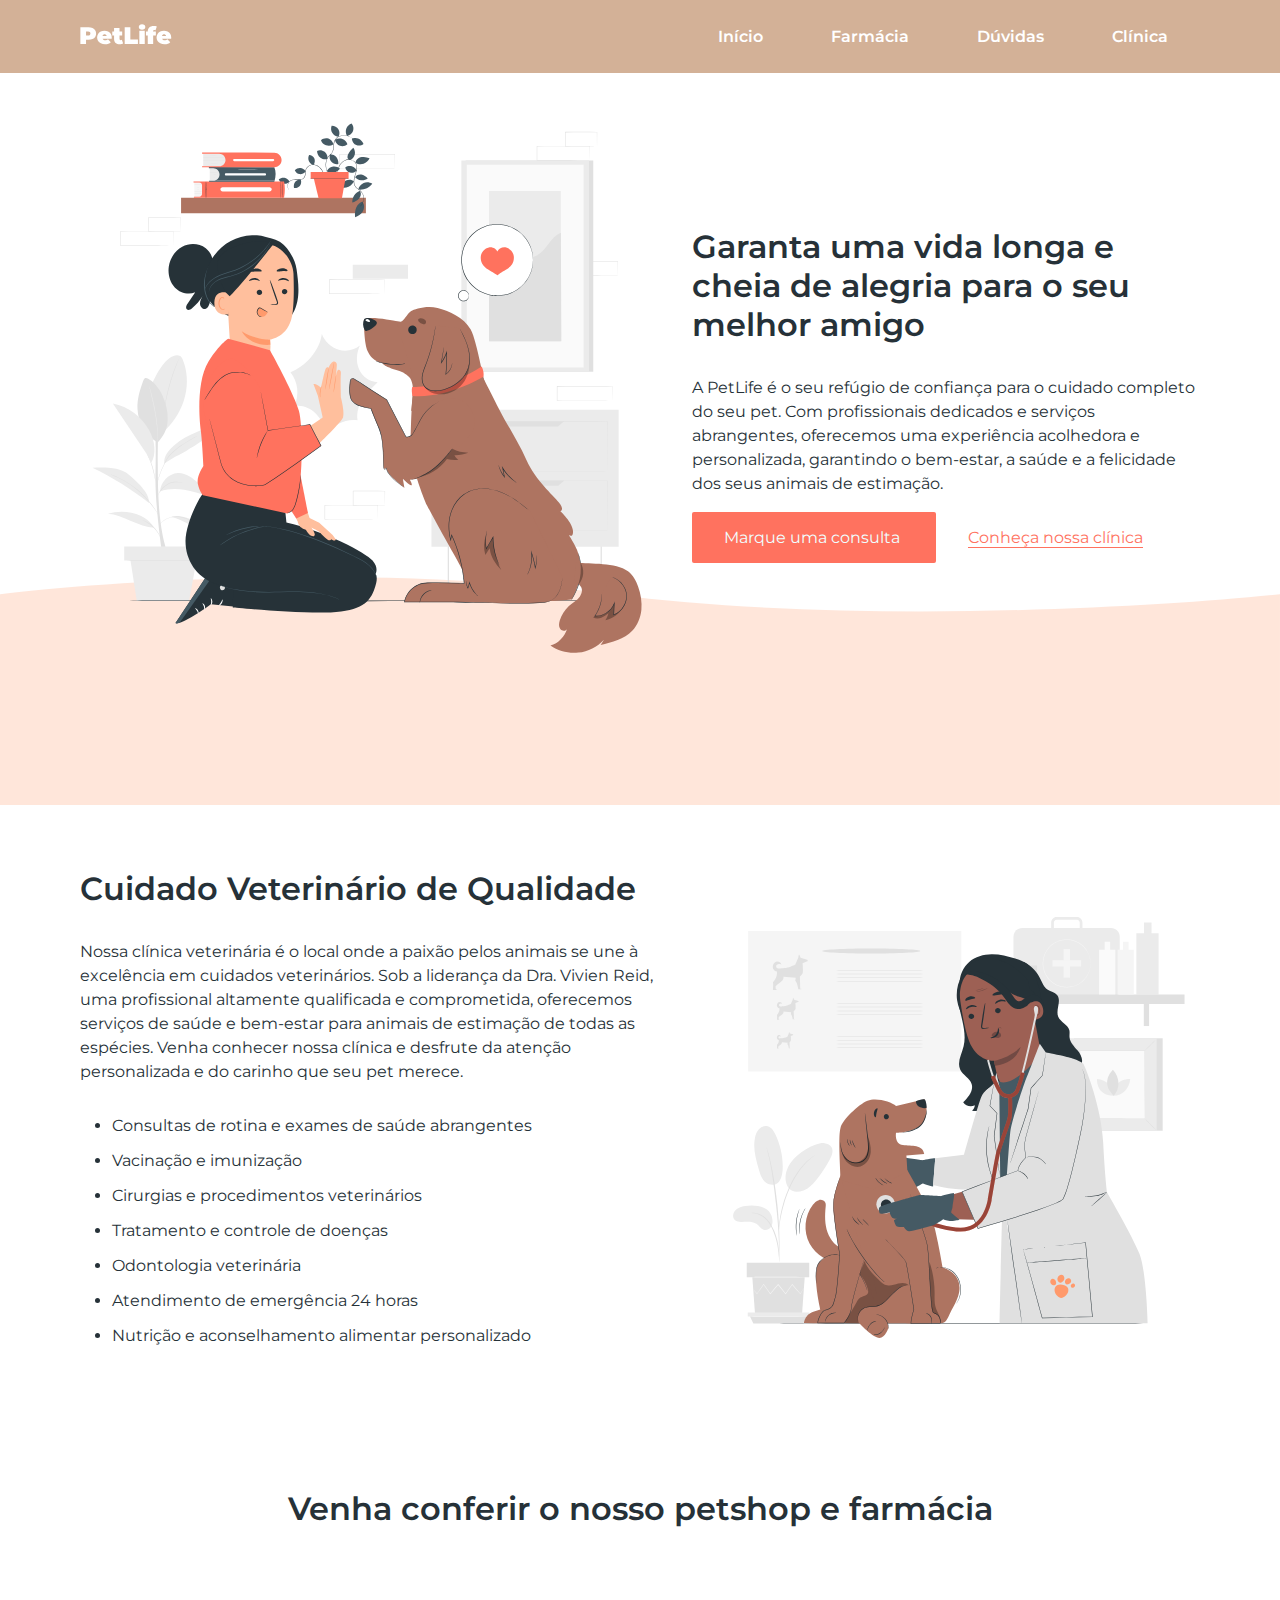
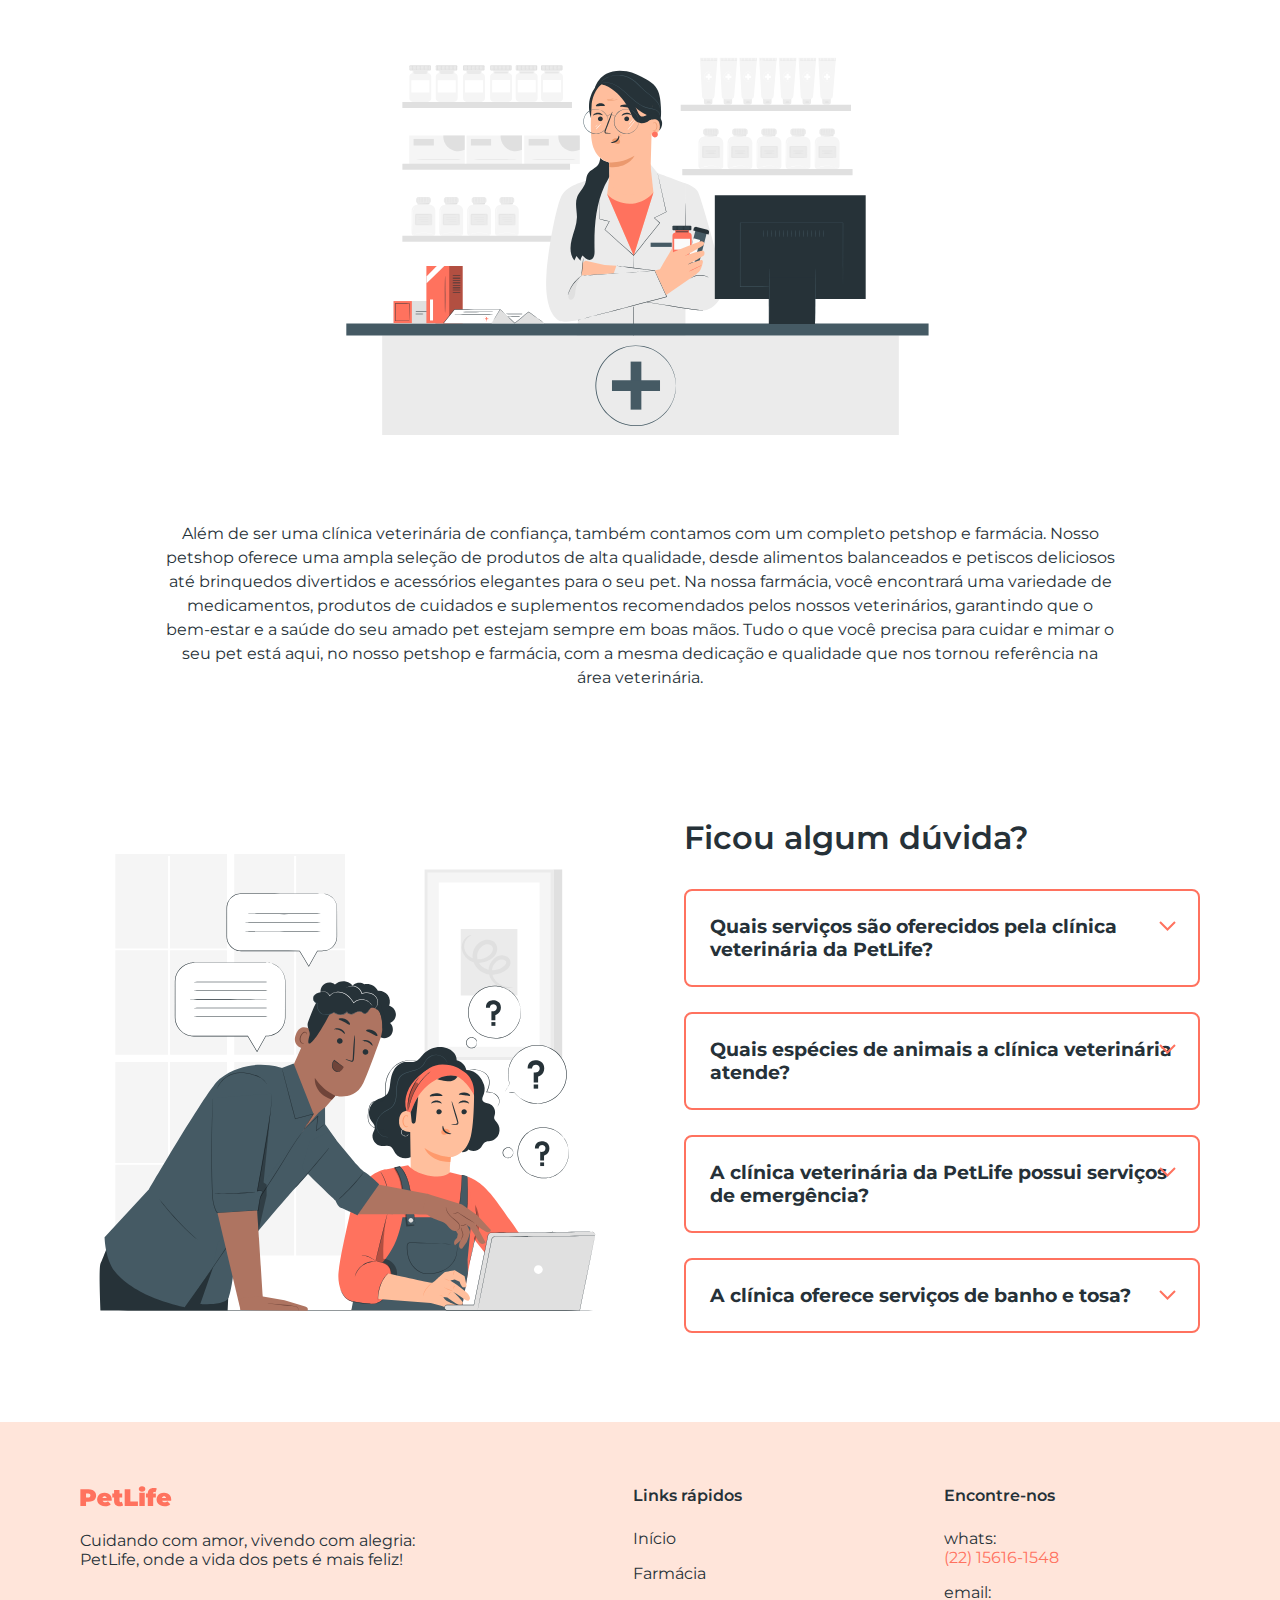
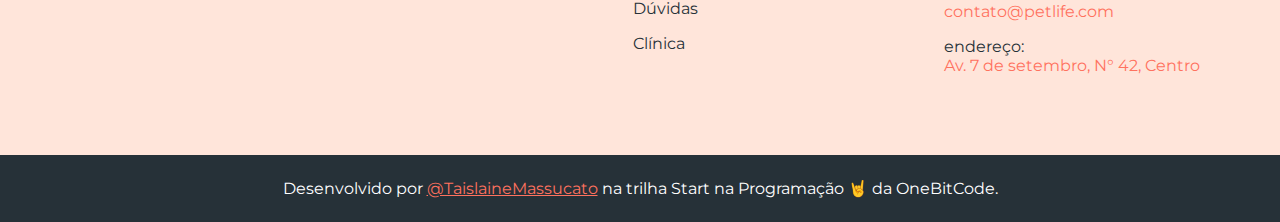
<file: index.html>
<!DOCTYPE html>
<html lang="pt-br">
<head>
    <meta charset="UTF-8">
    <meta name="viewport" content="width=device-width, initial-scale=1.0">
    <meta name="description" content="Garanta uma life longa e cheia de alegria para seu MELHOR amigo">
    <meta name="author" content="Taislaine Massucato">
    <link rel="stylesheet" href="estilo.css">
    <title>Pet Love</title>
</head>
<body>
    <header class="cabecalho">
        <a href="index.html">
            <img src="assets/logo-white.svg" alt="PetLife">
        </a>
        <nav>
            <a class="cabecalho-menu__navegacao" href="#inicio">Início</a>
            <a class="cabecalho-menu__navegacao" href="#farmacia">Farmácia</a>
            <a class="cabecalho-menu__navegacao" href="#duvidas">Dúvidas</a>
            <a class="cabecalho-menu__navegacao" href="#clinica">Clínica</a>
        </nav>
    </header>
    <main id="inicio">
        <section class="conteudo__primeira">
            <img src="assets/start-img.svg" alt="" width="580" height="580">
            <div>
                <h1>Garanta uma vida longa e cheia de alegria para o seu melhor amigo</h1>
                <p class="conteudo__paragrafo">
                    A PetLife é o seu refúgio de confiança para o cuidado completo do seu pet. Com profissionais dedicados e serviços abrangentes, oferecemos uma experiência acolhedora e personalizada, garantindo o bem-estar, a saúde e a felicidade dos seus animais de estimação.  
                </p>
               <a class="conteudo__primeira__linkContato" href="https://wa.me/5522987654321" target="_blank">Marque uma consulta</button>
                <a class="conteudo__primeira__link" href="saibamais.html">Conheça nossa clínica</a>
            </div>      

            <img class="absolute" src="assets/shape.svg" alt="parte de baixo imagem">
        </section>
        <section id="clinica">
        <div>
            <h1>Cuidado Veterinário de Qualidade</h1>
            <p class="conteudo__paragrafo">
                Nossa clínica veterinária é o local onde a paixão pelos animais se une à excelência em cuidados veterinários. Sob a liderança da Dra. Vivien Reid, uma profissional altamente qualificada e comprometida, oferecemos serviços de saúde e bem-estar para animais de estimação de todas as espécies. Venha conhecer nossa clínica e desfrute da atenção personalizada e do carinho que seu pet merece.
            </p>
            <ul>
                <li>Consultas de rotina e exames de saúde abrangentes</li>
                <li>Vacinação e imunização</li>
                <li>Cirurgias e procedimentos veterinários</li>
                <li>Tratamento e controle de doenças</li>
                <li>Odontologia veterinária</li>
                <li>Atendimento de emergência 24 horas</li>
                <li>Nutrição e aconselhamento alimentar personalizado</li>
            </ul>
        </div>
            <img src="assets/clinic-img.svg" alt="dog pessoa medindo coracao">
        </section>
        <section id="farmacia">
            <h2>Venha conferir o nosso petshop e farmácia</h2>
            <img src="assets/shop-img.svg" alt="medica" width="645" height="430">
            <p class="conteudo__paragrafo">
                Além de ser uma clínica veterinária de confiança, também contamos com um completo petshop e farmácia. Nosso petshop oferece uma ampla seleção de produtos de alta qualidade, desde alimentos balanceados e petiscos deliciosos até brinquedos divertidos e acessórios elegantes para o seu pet. Na nossa farmácia, você encontrará uma variedade de medicamentos, produtos de cuidados e suplementos recomendados pelos nossos veterinários, garantindo que o bem-estar e a saúde do seu amado pet estejam sempre em boas mãos. Tudo o que você precisa para cuidar e mimar o seu pet está aqui, no nosso petshop e farmácia, com a mesma dedicação e qualidade que nos tornou referência na área veterinária.
            </p>
        </section>
        <section id="duvidas"> 
            <img src="assets/faq-img.svg" alt="ajudando medica pc" width="540" height="540">
            <div>
                <h2>Ficou algum dúvida?</h2> 

                <div class="duvida">
                    <h3>Quais serviços são oferecidos pela clínica veterinária da PetLife?</h3>
                    <img src="assets/arrow-down.svg" alt="">
                    <p class="conteudo__paragrafo">A clínica da PetLife oferece uma ampla gama de serviços, incluindo consultas de rotina, vacinação, cirurgias, tratamento de doenças, cuidados odontológicos, atendimento de emergência 24 horas, programas de prevenção de pulgas, carrapatos e vermes, entre outros. Nosso objetivo é fornecer cuidados abrangentes e personalizados para garantir a saúde e o bem-estar do seu pet.</p>
                </div>

                <div class="duvida">
                    <h3>Quais espécies de animais a clínica veterinária atende?</h3>
                    <img src="assets/arrow-down.svg" alt="">
                    <p class="conteudo__paragrafo">A clínica veterinária da PetLife atende animais de estimação de todas as espécies, incluindo cães, gatos, pássaros, roedores e répteis. Nossos profissionais possuem conhecimento e experiência para cuidar de diferentes tipos de animais, oferecendo um atendimento especializado e dedicado a cada um deles.</p>
                </div>

                <div class="duvida">
                    <h3>A clínica veterinária da PetLife possui serviços de emergência?</h3>
                    <img src="assets/arrow-down.svg" alt="">
                    <p class="conteudo__paragrafo">Sim, a clínica veterinária da PetLife oferece serviços de emergência 24 horas. Se o seu animal de estimação precisar de atendimento veterinário imediato fora do horário de expediente, nossa equipe está pronta para ajudar, fornecendo cuidados urgentes e tratamento adequado para garantir o bem-estar do seu pet.</p>
                </div>

                <div class="duvida">
                    <h3>A clínica oferece serviços de banho e tosa?</h3>
                    <img src="assets/arrow-down.svg" alt="">
                    <p class="conteudo__paragrafo">Sim, a clínica veterinária da PetLife oferece serviços profissionais de banho e tosa. Nossa equipe de profissionais experientes garante que seu pet receba cuidados adequados, usando produtos de alta qualidade e técnicas seguras. O banho e tosa ajudam a manter a higiene, a saúde da pele e pelagem do seu pet, além de proporcionar uma experiência relaxante e agradável para eles.</p>
                </div>  

            </div>
        </section>
    </main>
    <footer>
        <div>
            <a href="index.html">
                <img src="assets/logo.svg" alt="PetLife">
            </a>
            <p>Cuidando com amor, vivendo com alegria: PetLife, onde a vida dos pets é mais feliz!</p>
        </div>
        <div>
            <strong class="titulo">Links rápidos</strong>
            <a href="#inicio">Início</a>
            <a href="#farmacia">Farmácia</a>
            <a href="#duvidas">Dúvidas</a>
            <a href="#clinica">Clínica</a>
        </div>
        <div>
            <strong class="titulo">Encontre-nos</strong>
            <p>whats: <a href="https://wa.me/5522987654321" target="_blank">(22) 15616-1548</a></p>
            <p>email: <a href="mailto:contato@petlife.com">contato@petlife.com</a></p>
            <p>endereço: <a href = ""> Av. 7 de setembro, N° 42, Centro </a></p>
        </div>
    </footer>
    <div class="creditos">
        Desenvolvido por <a href="http://github.com/TaislaineMassucato" target="_blank" rel="noopener noreferrer">@TaislaineMassucato</a> na trilha Start na Programação 🤘 da OneBitCode.
    </div>

    <script src="mecanismo.js"></script>
</body>
</html>
</file>
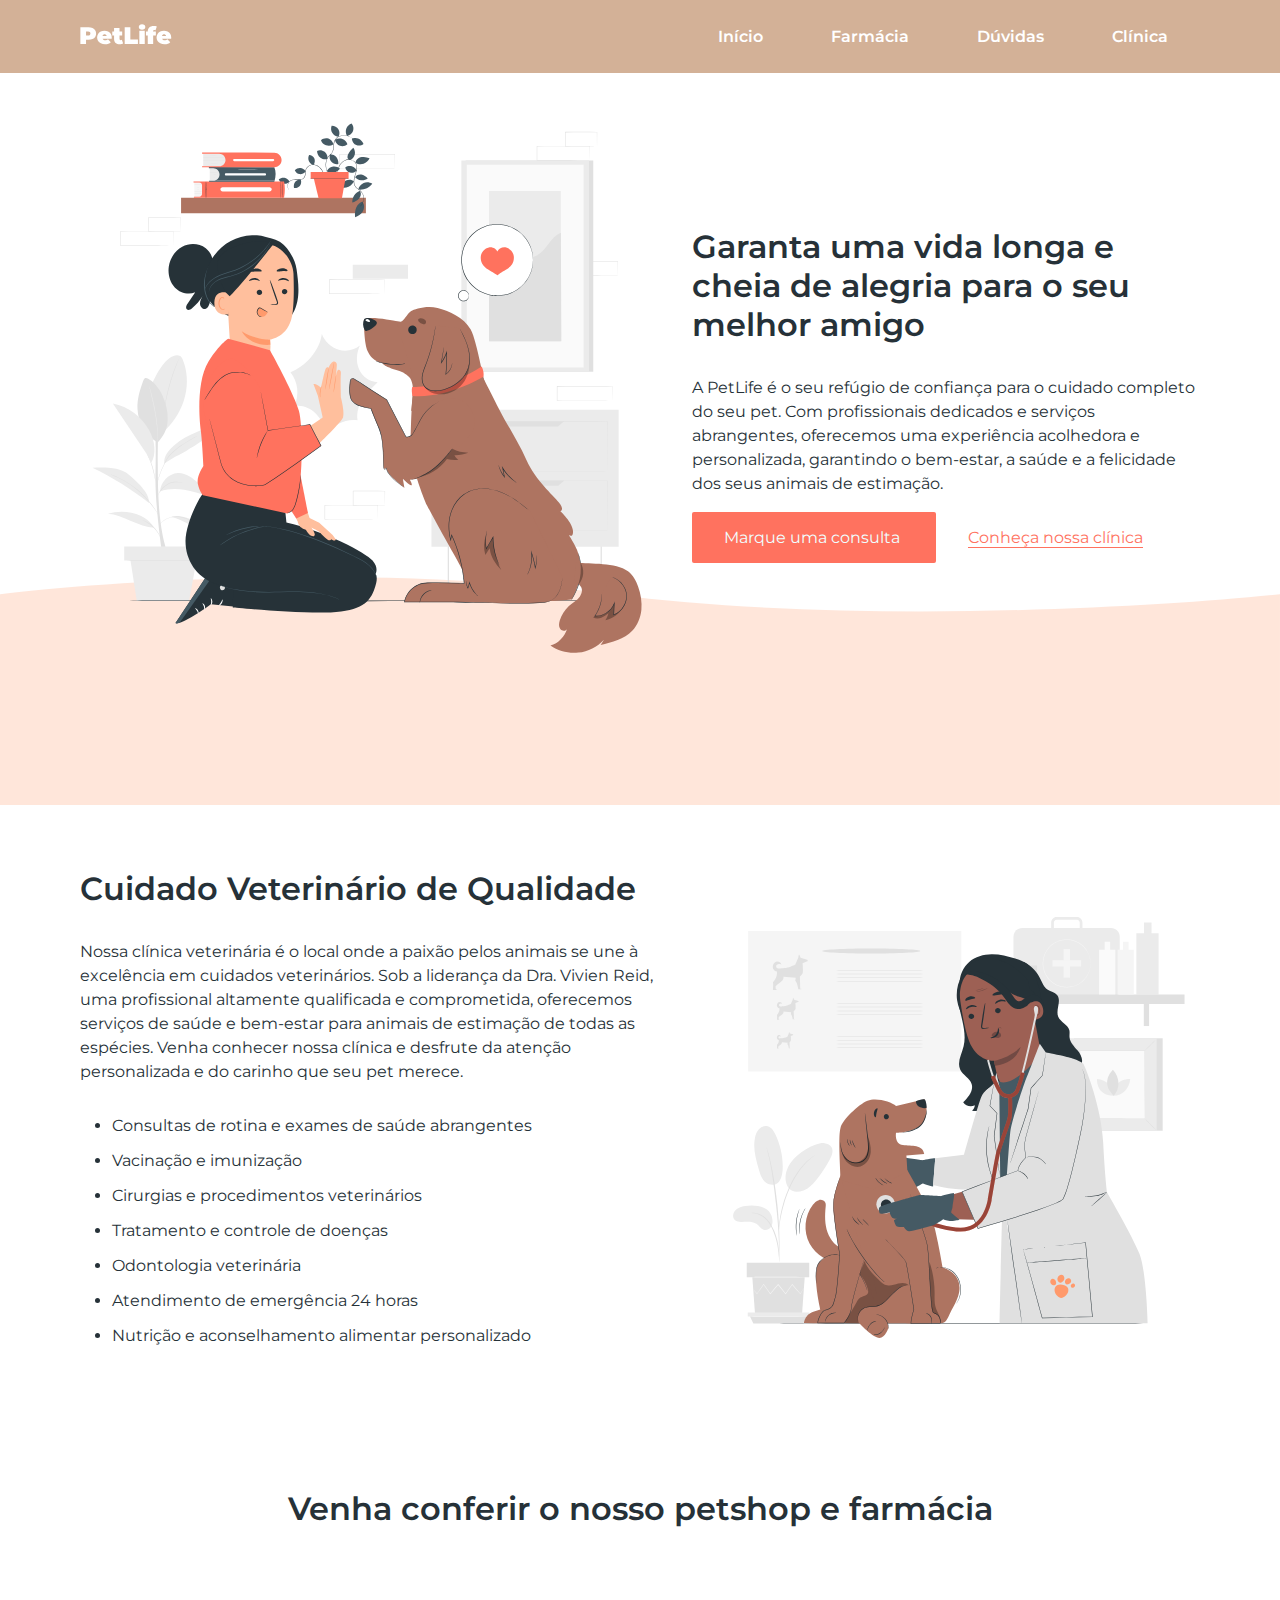
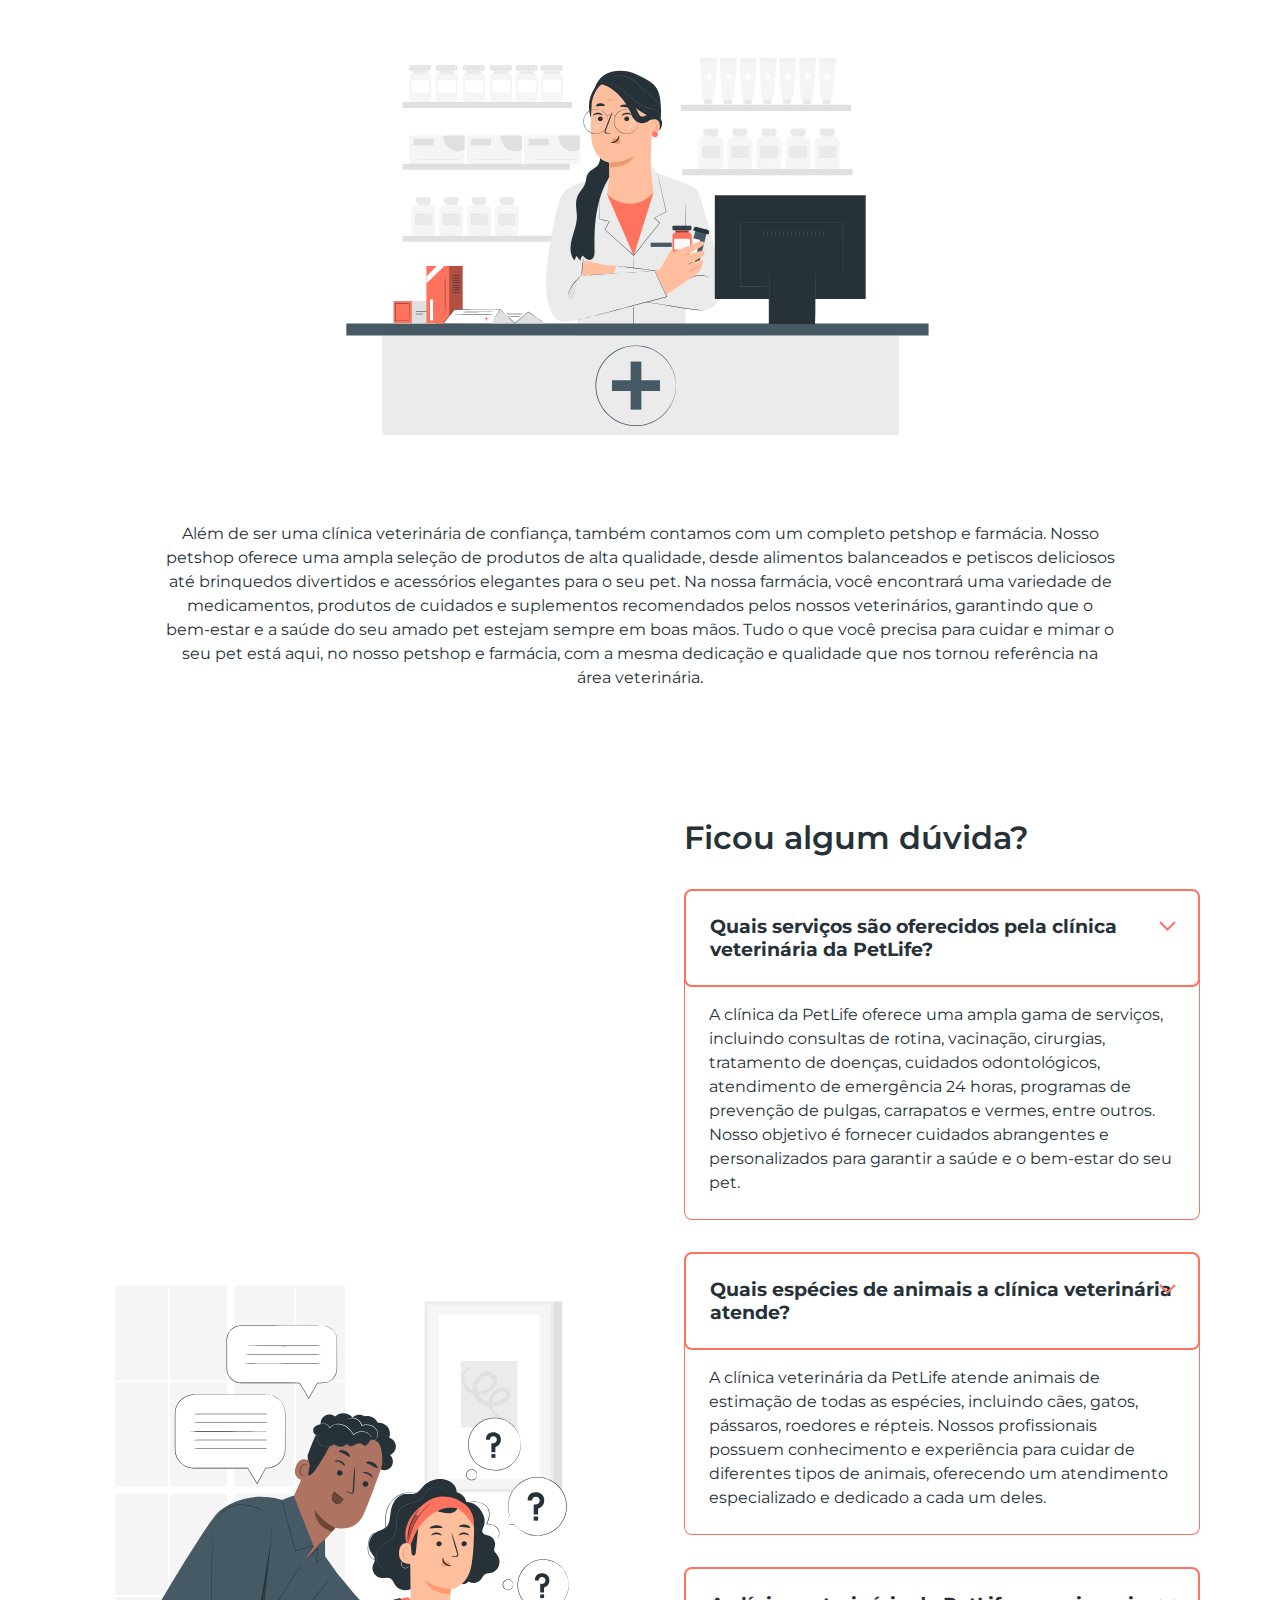
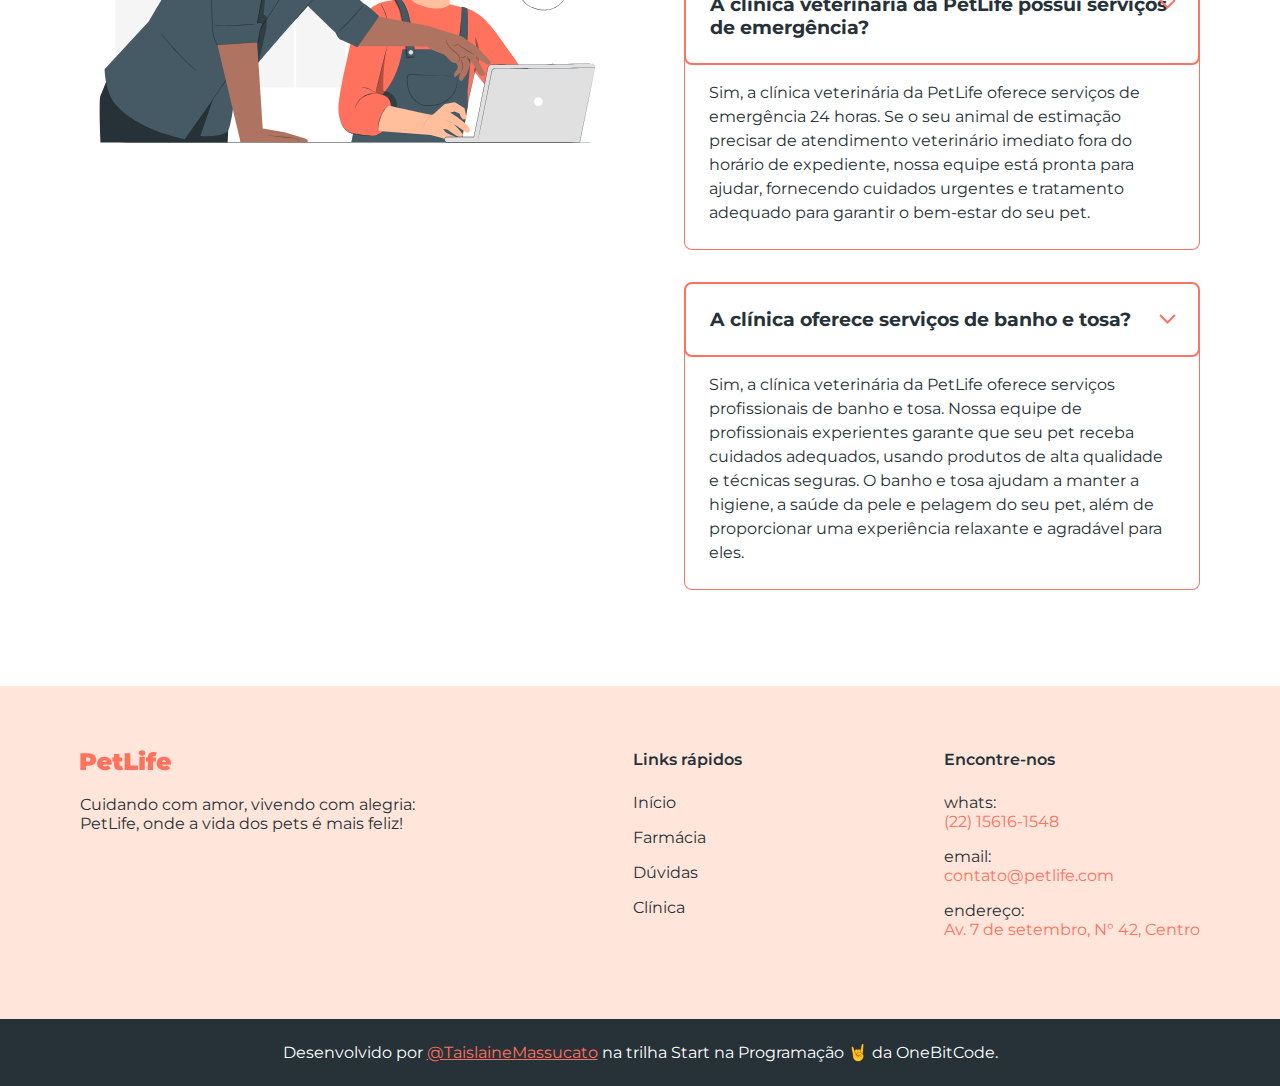
<file: PetLife/index.html>
<!DOCTYPE html>
<html lang="pt-br">
<head>
    <meta charset="UTF-8">
    <meta name="viewport" content="width=device-width, initial-scale=1.0">
    <meta name="description" content="Garanta uma life longa e cheia de alegria para seu MELHOR amigo">
    <meta name="author" content="Taislaine Massucato">
    <link rel="stylesheet" href="estilo.css">
    <title>Pet Love</title>
</head>
<body>
    <header class="cabecalho">
        <a href="index.html">
            <img src="assets/logo-white.svg" alt="PetLife">
        </a>
        <nav>
            <a class="cabecalho-menu__navegacao" href="#inicio">Início</a>
            <a class="cabecalho-menu__navegacao" href="#farmacia">Farmácia</a>
            <a class="cabecalho-menu__navegacao" href="#duvidas">Dúvidas</a>
            <a class="cabecalho-menu__navegacao" href="#clinica">Clínica</a>
        </nav>
    </header>
    <main id="inicio">
        <section class="conteudo__primeira">
            <img src="assets/start-img.svg" alt="" width="580" height="580">
            <div>
                <h1>Garanta uma vida longa e cheia de alegria para o seu melhor amigo</h1>
                <p class="conteudo__paragrafo">
                    A PetLife é o seu refúgio de confiança para o cuidado completo do seu pet. Com profissionais dedicados e serviços abrangentes, oferecemos uma experiência acolhedora e personalizada, garantindo o bem-estar, a saúde e a felicidade dos seus animais de estimação.  
                </p>
               <a class="conteudo__primeira__linkContato" href="https://wa.me/5522987654321" target="_blank">Marque uma consulta</button>
                <a class="conteudo__primeira__link" href="saibamais.html">Conheça nossa clínica</a>
            </div>      

            <img class="absolute" src="assets/shape.svg" alt="parte de baixo imagem">
        </section>
        <section id="clinica">
        <div>
            <h1>Cuidado Veterinário de Qualidade</h1>
            <p class="conteudo__paragrafo">
                Nossa clínica veterinária é o local onde a paixão pelos animais se une à excelência em cuidados veterinários. Sob a liderança da Dra. Vivien Reid, uma profissional altamente qualificada e comprometida, oferecemos serviços de saúde e bem-estar para animais de estimação de todas as espécies. Venha conhecer nossa clínica e desfrute da atenção personalizada e do carinho que seu pet merece.
            </p>
            <ul>
                <li>Consultas de rotina e exames de saúde abrangentes</li>
                <li>Vacinação e imunização</li>
                <li>Cirurgias e procedimentos veterinários</li>
                <li>Tratamento e controle de doenças</li>
                <li>Odontologia veterinária</li>
                <li>Atendimento de emergência 24 horas</li>
                <li>Nutrição e aconselhamento alimentar personalizado</li>
            </ul>
        </div>
            <img src="assets/clinic-img.svg" alt="dog pessoa medindo coracao">
        </section>
        <section id="farmacia">
            <h2>Venha conferir o nosso petshop e farmácia</h2>
            <img src="assets/shop-img.svg" alt="medica" width="645" height="430">
            <p class="conteudo__paragrafo">
                Além de ser uma clínica veterinária de confiança, também contamos com um completo petshop e farmácia. Nosso petshop oferece uma ampla seleção de produtos de alta qualidade, desde alimentos balanceados e petiscos deliciosos até brinquedos divertidos e acessórios elegantes para o seu pet. Na nossa farmácia, você encontrará uma variedade de medicamentos, produtos de cuidados e suplementos recomendados pelos nossos veterinários, garantindo que o bem-estar e a saúde do seu amado pet estejam sempre em boas mãos. Tudo o que você precisa para cuidar e mimar o seu pet está aqui, no nosso petshop e farmácia, com a mesma dedicação e qualidade que nos tornou referência na área veterinária.
            </p>
        </section>
        <section id="duvidas"> 
            <img src="assets/faq-img.svg" alt="ajudando medica pc" width="540" height="540">
            <div>
                <h2>Ficou algum dúvida?</h2> 

                <div class="duvida">
                    <h3>Quais serviços são oferecidos pela clínica veterinária da PetLife?</h3>
                    <img src="assets/arrow-down.svg" alt="">
                    <p class="conteudo__paragrafo">A clínica da PetLife oferece uma ampla gama de serviços, incluindo consultas de rotina, vacinação, cirurgias, tratamento de doenças, cuidados odontológicos, atendimento de emergência 24 horas, programas de prevenção de pulgas, carrapatos e vermes, entre outros. Nosso objetivo é fornecer cuidados abrangentes e personalizados para garantir a saúde e o bem-estar do seu pet.</p>
                </div>

                <div class="duvida">
                    <h3>Quais espécies de animais a clínica veterinária atende?</h3>
                    <img src="assets/arrow-down.svg" alt="">
                    <p class="conteudo__paragrafo">A clínica veterinária da PetLife atende animais de estimação de todas as espécies, incluindo cães, gatos, pássaros, roedores e répteis. Nossos profissionais possuem conhecimento e experiência para cuidar de diferentes tipos de animais, oferecendo um atendimento especializado e dedicado a cada um deles.</p>
                </div>

                <div class="duvida">
                    <h3>A clínica veterinária da PetLife possui serviços de emergência?</h3>
                    <img src="assets/arrow-down.svg" alt="">
                    <p class="conteudo__paragrafo">Sim, a clínica veterinária da PetLife oferece serviços de emergência 24 horas. Se o seu animal de estimação precisar de atendimento veterinário imediato fora do horário de expediente, nossa equipe está pronta para ajudar, fornecendo cuidados urgentes e tratamento adequado para garantir o bem-estar do seu pet.</p>
                </div>

                <div class="duvida">
                    <h3>A clínica oferece serviços de banho e tosa?</h3>
                    <img src="assets/arrow-down.svg" alt="">
                    <p class="conteudo__paragrafo">Sim, a clínica veterinária da PetLife oferece serviços profissionais de banho e tosa. Nossa equipe de profissionais experientes garante que seu pet receba cuidados adequados, usando produtos de alta qualidade e técnicas seguras. O banho e tosa ajudam a manter a higiene, a saúde da pele e pelagem do seu pet, além de proporcionar uma experiência relaxante e agradável para eles.</p>
                </div>  

            </div>
        </section>
    </main>
    <footer>
        <div>
            <a href="index.html">
                <img src="assets/logo.svg" alt="PetLife">
            </a>
            <p>Cuidando com amor, vivendo com alegria: PetLife, onde a vida dos pets é mais feliz!</p>
        </div>
        <div>
            <strong class="titulo">Links rápidos</strong>
            <a href="#inicio">Início</a>
            <a href="#farmacia">Farmácia</a>
            <a href="#duvidas">Dúvidas</a>
            <a href="#clinica">Clínica</a>
        </div>
        <div>
            <strong class="titulo">Encontre-nos</strong>
            <p>whats: <a href="https://wa.me/5522987654321" target="_blank">(22) 15616-1548</a></p>
            <p>email: <a href="mailto:contato@petlife.com">contato@petlife.com</a></p>
            <p>endereço: <a href = ""> Av. 7 de setembro, N° 42, Centro </a></p>
        </div>
    </footer>
    <div class="creditos">
        Desenvolvido por <a href="http://github.com/TaislaineMassucato" target="_blank" rel="noopener noreferrer">@TaislaineMassucato</a> na trilha Start na Programação 🤘 da OneBitCode.
    </div>
</body>
</html>
</file>
<file: estilo.css>
@import url('https://fonts.googleapis.com/css2?family=Montserrat:ital@1&display=swap');
@import url('https://fonts.googleapis.com/css2?family=Montserrat:ital,wght@1,600&display=swap');

:root{
    --font_principal: "Montserrat", serif;
}
*{
    box-sizing: border-box;
    font-family: var(--font_principal);
    margin: 0;
    padding: 0;
}
body{
    color: #263138;
}
.cabecalho{
    display: flex;
    justify-content: space-between;
    align-items: center;
    padding: 24px 80px;
    background-color: rgb(211, 177, 151);
}
.cabecalho-menu__navegacao{
    color: white;
    text-decoration: none;
    padding: 32px;
    font-weight: 600;
}
.conteudo__primeira{
    display: flex;
    align-items: center;
    gap: 32px;
    padding: 24px 80px 128px 80px;
    position: relative;
}
h1,h2{
    font-weight:600 ;
    font-size: 32px;
    margin-bottom: 32px;
}
.conteudo__paragrafo{
    line-height: 150%;
    margin-bottom: 32px;
}
.conteudo__primeira__linkContato{
    background-color: #ff725f;
    padding: 16px 32px;
    border-radius: 2px;
    text-decoration: none;
    color: azure;
}
.conteudo__primeira__link{
    background-color: transparent;
    color: #ff725f;
    padding: 16px 32px;
    text-underline-offset: 4px;
}
.absolute{
    position: absolute;
    bottom: 0;
    left: 0;
    width: 100%;
    z-index: -10;
}
#clinica{
    display: flex;
    align-items: center;
    gap: 64px;
    padding: 64px 80px;
}
#clinica li{
    margin-bottom: 16px;
    margin-left: 32px;
}
#farmacia{
    padding: 64px 80px;
    text-align: center;
}
#farmacia img{
    margin: 64px auto;
}
#farmacia .conteudo__paragrafo{
    max-width: 950px;
    margin: 0 auto;
}
#duvidas{
    display: flex;
    align-items: center;
    gap: 64px;
    padding: 64px 80px;
}
.duvida{
    position: relative;
}
.duvida h3{
    border: 2px solid #ff725f;
    border-radius: 8px;
    cursor: pointer;
    padding: 24px;
}
.duvida img{
    position: absolute;
    top: 32px;
    right: 24px;
}
.duvida .conteudo__paragrafo{
    border-right: 1px solid #ff725f;
    border-bottom: 1px solid #ff725f;
    border-left: 1px solid #ff725f;
    border-radius: 0 0 8px 8px;
    margin-top: -8px;
    padding: 0 24px;
    height: 0;
    overflow: hidden;
    opacity: 0;
    transition: .2s ;
    }
    .duvida.ativa .conteudo__paragrafo{
        height: fit-content;
        opacity: 1;
        padding: 24px;
    }
    footer{
        background-color: rgb(255, 152, 108, 0.25);
        display: flex;
        justify-content: space-between;
        gap: 80px;
        padding: 64px 80px;

    }
    footer img,
    footer .titulo{
        display: block;
        font-weight: 600;
        margin-bottom: 24px;
    }
    footer a {
        color: #263138;
        display: block;
        margin-bottom: 16px;
        text-decoration: none;    
    }
    footer p {
        margin-bottom: 16px;
        max-width: 350px;
    }
    footer p a{
        color: #ff725f;
        text-decoration: none;
    }
    .creditos{
        background-color: #263138;
        text-align: center;
        padding: 24px;
        color: #ffffff;
    }
    .creditos a {
        color: #ff725f;
    }
</file>
<file: PetLife/estilo.css>
@import url('https://fonts.googleapis.com/css2?family=Montserrat:ital@1&display=swap');
@import url('https://fonts.googleapis.com/css2?family=Montserrat:ital,wght@1,600&display=swap');

:root{
    --font_principal: "Montserrat", serif;
}
*{
    box-sizing: border-box;
    font-family: var(--font_principal);
    margin: 0;
    padding: 0;
}
body{
    color: #263138;
}
.cabecalho{
    display: flex;
    justify-content: space-between;
    align-items: center;
    padding: 24px 80px;
    background-color: rgb(211, 177, 151);
}
.cabecalho-menu__navegacao{
    color: white;
    text-decoration: none;
    padding: 32px;
    font-weight: 600;
}
.conteudo__primeira{
    display: flex;
    align-items: center;
    gap: 32px;
    padding: 24px 80px 128px 80px;
    position: relative;
}
h1,h2{
    font-weight:600 ;
    font-size: 32px;
    margin-bottom: 32px;
}
.conteudo__paragrafo{
    line-height: 150%;
    margin-bottom: 32px;
}
.conteudo__primeira__linkContato{
    background-color: #ff725f;
    padding: 16px 32px;
    border-radius: 2px;
    text-decoration: none;
    color: azure;
}
.conteudo__primeira__link{
    background-color: transparent;
    color: #ff725f;
    padding: 16px 32px;
    text-underline-offset: 4px;
}
.absolute{
    position: absolute;
    bottom: 0;
    left: 0;
    width: 100%;
    z-index: -10;
}
#clinica{
    display: flex;
    align-items: center;
    gap: 64px;
    padding: 64px 80px;
}
#clinica li{
    margin-bottom: 16px;
    margin-left: 32px;
}
#farmacia{
    padding: 64px 80px;
    text-align: center;
}
#farmacia img{
    margin: 64px auto;
}
#farmacia .conteudo__paragrafo{
    max-width: 950px;
    margin: 0 auto;
}
#duvidas{
    display: flex;
    align-items: center;
    gap: 64px;
    padding: 64px 80px;
}
.duvida{
    position: relative;
}
.duvida h3{
    border: 2px solid #ff725f;
    border-radius: 8px;
    cursor: pointer;
    padding: 24px;
}
.duvida img{
    position: absolute;
    top: 32px;
    right: 24px;
}
.duvida .conteudo__paragrafo{
    border-right: 1px solid #ff725f;
    border-bottom: 1px solid #ff725f;
    border-left: 1px solid #ff725f;
    border-radius: 0 0 8px 8px;
    margin-top: -8px;
    padding: 24px;
    }
    footer{
        background-color: rgb(255, 152, 108, 0.25);
        display: flex;
        justify-content: space-between;
        gap: 80px;
        padding: 64px 80px;

    }
    footer img,
    footer .titulo{
        display: block;
        font-weight: 600;
        margin-bottom: 24px;
    }
    footer a {
        color: #263138;
        display: block;
        margin-bottom: 16px;
        text-decoration: none;    
    }
    footer p {
        margin-bottom: 16px;
        max-width: 350px;
    }
    footer p a{
        color: #ff725f;
        text-decoration: none;
    }
    .creditos{
        background-color: #263138;
        text-align: center;
        padding: 24px;
        color: #ffffff;
    }
    .creditos a {
        color: #ff725f;
    }
</file>
